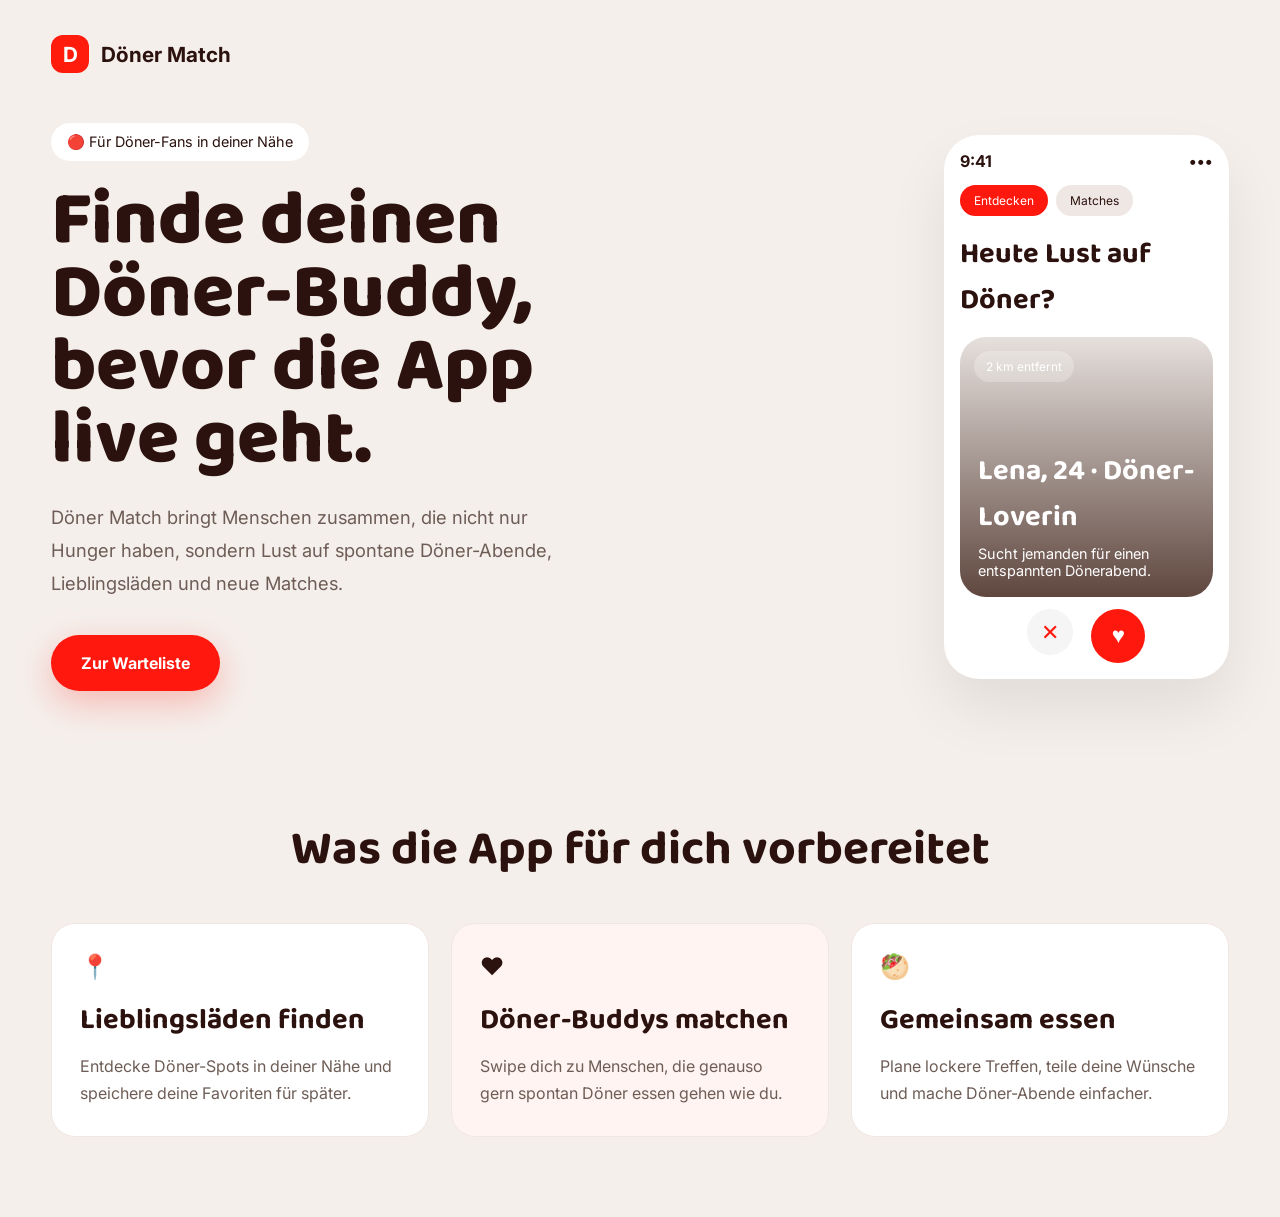
<file: index.html>
<!DOCTYPE html>
<html lang="de">
<head>
    <meta charset="UTF-8">
    <meta name="viewport" content="width=device-width, initial-scale=1.0">
    <title>Döner Match</title>
    <link rel="stylesheet" href="style.css">
</head>
<body>

<section class="hero">
    <div class="container">

        <header class="navbar">
            <div class="logo">
                <div class="logo-icon">D</div>
                <span>Döner Match</span>
            </div>
        </header>

        <div class="hero-content">

            <div class="hero-left">

                <div class="badge">
                    🔴 Für Döner-Fans in deiner Nähe
                </div>

                <h1>
                    Finde deinen Döner-Buddy,
                    bevor die App live geht.
                </h1>

                <p>
                    Döner Match bringt Menschen zusammen,
                    die nicht nur Hunger haben, sondern Lust auf spontane
                    Döner-Abende, Lieblingsläden und neue Matches.
                </p>

                <a href="#" class="cta-btn">
                    Zur Warteliste
                </a>

            </div>

            <div class="phone">

                <div class="phone-header">
                    <span>9:41</span>
                    <span>•••</span>
                </div>

                <div class="tabs">
                    <span class="active">Entdecken</span>
                    <span>Matches</span>
                </div>

                <h3>Heute Lust auf Döner?</h3>

                <div class="profile-card">

                    <div class="distance">
                        2 km entfernt
                    </div>

                    <div class="profile-content">
                        <h4>Lena, 24 · Döner-Loverin</h4>
                        <p>
                            Sucht jemanden für einen entspannten Dönerabend.
                        </p>
                    </div>

                </div>

                <div class="actions">
                    <button class="reject">✕</button>
                    <button class="like">♥</button>
                </div>

            </div>

        </div>

    </div>
</section>

<section class="features">

    <div class="container">

        <h2>Was die App für dich vorbereitet</h2>

        <div class="feature-grid">

            <div class="feature-card">
                <span class="icon">📍</span>
                <h3>Lieblingsläden finden</h3>
                <p>
                    Entdecke Döner-Spots in deiner Nähe und speichere deine
                    Favoriten für später.
                </p>
            </div>

            <div class="feature-card highlighted">
                <span class="icon">❤️</span>
                <h3>Döner-Buddys matchen</h3>
                <p>
                    Swipe dich zu Menschen, die genauso gern spontan Döner
                    essen gehen wie du.
                </p>
            </div>

            <div class="feature-card">
                <span class="icon">🥙</span>
                <h3>Gemeinsam essen</h3>
                <p>
                    Plane lockere Treffen, teile deine Wünsche und mache
                    Döner-Abende einfacher.
                </p>
            </div>

        </div>

    </div>

</section>

</body>
</html>
</file>
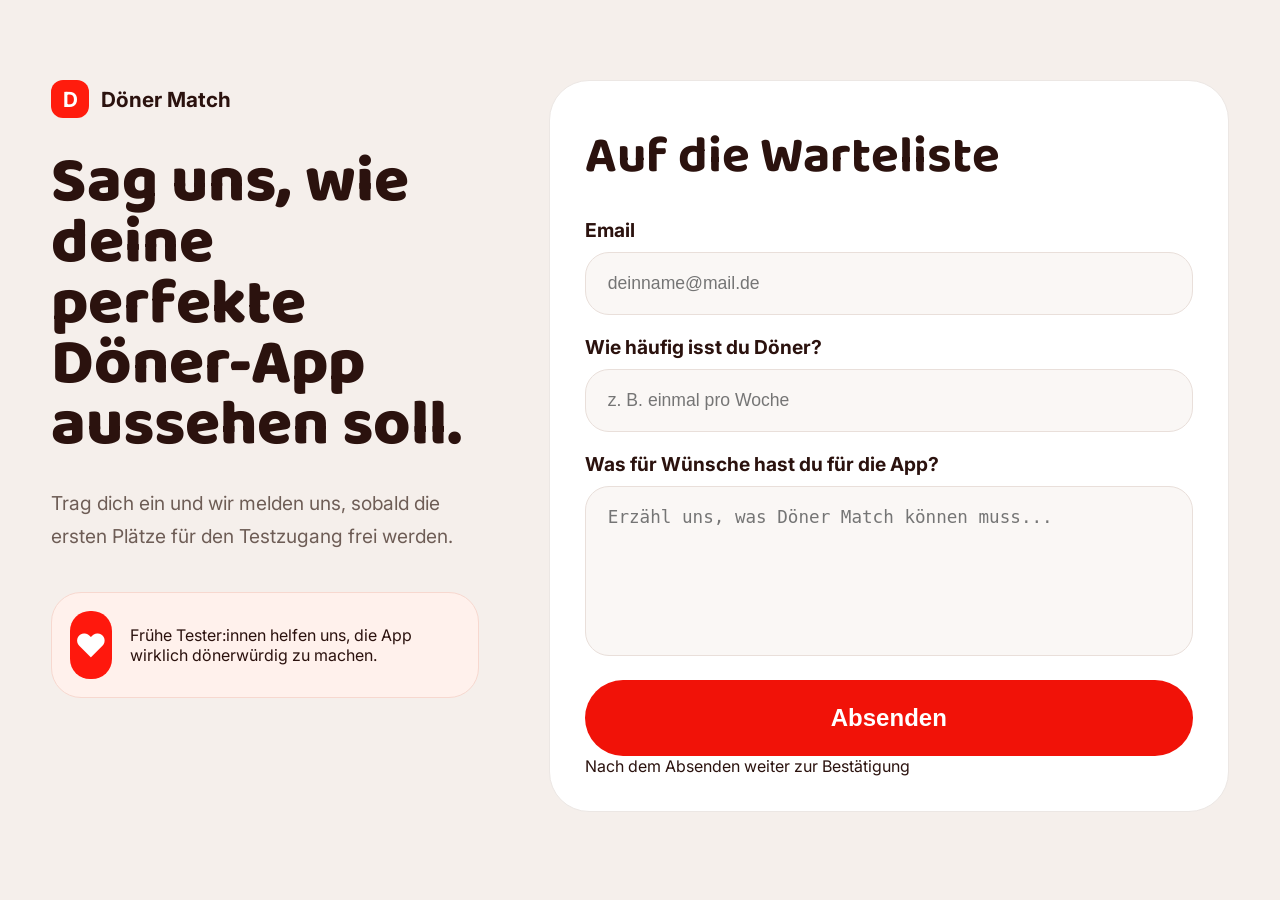
<file: form.html>
<!DOCTYPE html>
<html lang="de">
<head>
    <meta charset="UTF-8">
    <meta name="viewport" content="width=device-width, initial-scale=1.0">
    <title>Warteliste – Döner Match</title>
    <link rel="stylesheet" href="style.css">
</head>
<body>

<section class="waitlist-page">

    <div class="container">

        <div class="waitlist-layout">

            <!-- LEFT -->

            <div class="waitlist-content">

                <div class="logo">
                    <div class="logo-icon">D</div>
                    <span>Döner Match</span>
                </div>

                <h1>
                    Sag uns, wie deine perfekte
                    Döner-App aussehen soll.
                </h1>

                <p class="intro">
                    Trag dich ein und wir melden uns,
                    sobald die ersten Plätze für den
                    Testzugang frei werden.
                </p>

                <div class="info-box">

                    <div class="info-icon">
                        ♥
                    </div>

                    <div>
                        Frühe Tester:innen helfen uns,
                        die App wirklich dönerwürdig zu machen.
                    </div>

                </div>

            </div>

            <!-- RIGHT -->

            <div class="form-card">

                <h2>Auf die Warteliste</h2>

                <form>

                    <div class="field">
                        <label>Email</label>
                        <input
                            type="email"
                            placeholder="deinname@mail.de"
                        >
                    </div>

                    <div class="field">
                        <label>Wie häufig isst du Döner?</label>
                        <input
                            type="text"
                            placeholder="z. B. einmal pro Woche"
                        >
                    </div>

                    <div class="field">
                        <label>
                            Was für Wünsche hast du für die App?
                        </label>

                        <textarea
                            placeholder="Erzähl uns, was Döner Match können muss..."
                        ></textarea>
                    </div>

                    <button type="submit" class="submit-btn">
                        Absenden
                    </button>

                    <p class="note">
                        Nach dem Absenden weiter zur Bestätigung
                    </p>

                </form>

            </div>

        </div>

    </div>

</section>

</body>
</html>
</file>
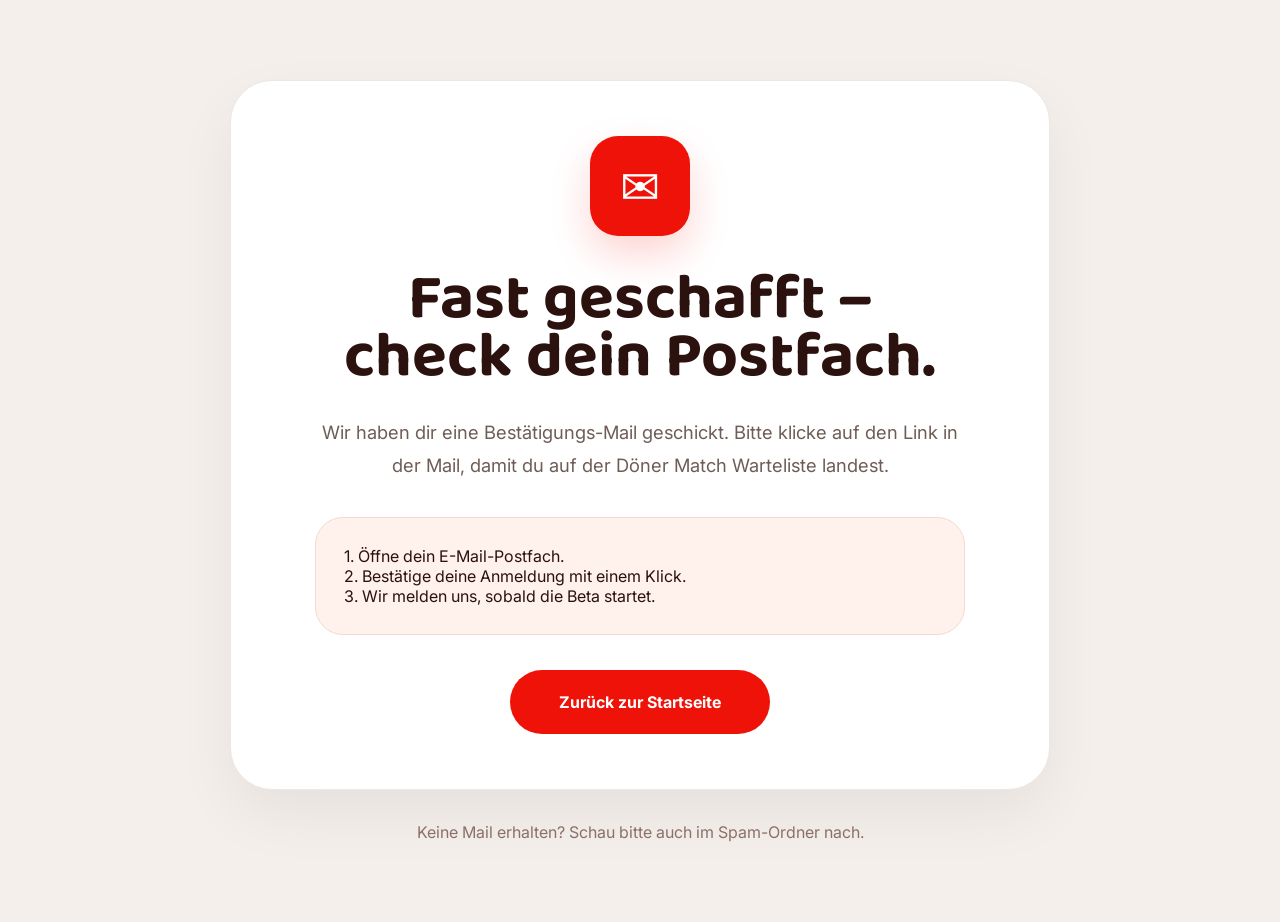
<file: success.html>
<!DOCTYPE html>
<html lang="de">
<head>
    <meta charset="UTF-8">
    <meta name="viewport" content="width=device-width, initial-scale=1.0">
    <title>Bestätigung – Döner Match</title>
    <link rel="stylesheet" href="style.css">
</head>
<body>

<section class="success-page">

    <div class="success-card">

        <div class="success-icon">
            ✉
        </div>

        <h1>
            Fast geschafft –
            <br>
            check dein Postfach.
        </h1>

        <p class="success-text">
            Wir haben dir eine Bestätigungs-Mail geschickt.
            Bitte klicke auf den Link in der Mail, damit du auf
            der Döner Match Warteliste landest.
        </p>

        <div class="steps-box">

            <div>1. Öffne dein E-Mail-Postfach.</div>
            <div>2. Bestätige deine Anmeldung mit einem Klick.</div>
            <div>3. Wir melden uns, sobald die Beta startet.</div>

        </div>

        <a href="/" class="back-btn">
            Zurück zur Startseite
        </a>

    </div>

    <p class="spam-note">
        Keine Mail erhalten? Schau bitte auch im Spam-Ordner nach.
    </p>

</section>

</body>
</html>
</file>
<file: style.css>
@import url('https://fonts.googleapis.com/css2?family=Baloo+2:wght@600;700;800&family=Inter:wght@400;500;600&display=swap');

/* =========================
   BASE
========================= */

* {
    margin: 0;
    padding: 0;
    box-sizing: border-box;
}

body {
    background: #f5efeb;
    color: #2b120e;
    font-family: 'Inter', sans-serif;
}

.container {
    width: min(1200px, 92%);
    margin: 0 auto;
}

/* =========================
   TYPO HELPERS
========================= */

h1, h2, h3, h4 {
    font-family: 'Baloo 2', cursive;
}

/* =========================
   HERO
========================= */

.hero {
    padding: 35px 0 80px;
}

.navbar {
    margin-bottom: 50px;
}

.logo {
    display: flex;
    align-items: center;
    gap: 12px;
    font-weight: 700;
    font-size: 1.3rem;
}

.logo-icon {
    width: 38px;
    height: 38px;
    background: #ff1c0d;
    color: white;
    border-radius: 12px;
    display: grid;
    place-items: center;
    font-weight: bold;
}

.hero-content {
    display: flex;
    justify-content: space-between;
    align-items: center;
    gap: 80px;
}

.hero-left {
    max-width: 620px;
}

.badge {
    display: inline-block;
    background: white;
    border-radius: 999px;
    padding: 10px 16px;
    margin-bottom: 24px;
    font-size: .9rem;
}

.hero-left h1 {
    font-size: clamp(3rem, 6vw, 5rem);
    line-height: 0.95;
    font-weight: 800;
    margin-bottom: 24px;
}

.hero-left p {
    max-width: 540px;
    line-height: 1.8;
    color: #6e5d56;
    font-size: 1.15rem;
    margin-bottom: 35px;
}

.cta-btn {
    display: inline-block;
    background: #ff180d;
    color: white;
    text-decoration: none;
    padding: 18px 30px;
    border-radius: 999px;
    font-weight: 700;
    box-shadow: 0 12px 35px rgba(255, 24, 13, .25);
}

/* =========================
   PHONE MOCKUP
========================= */

.phone {
    width: 285px;
    background: white;
    border-radius: 35px;
    padding: 16px;
    box-shadow: 0 30px 60px rgba(0,0,0,.08);
}

.phone-header {
    display: flex;
    justify-content: space-between;
    font-weight: 700;
    margin-bottom: 14px;
}

.tabs {
    display: flex;
    gap: 8px;
    margin-bottom: 15px;
}

.tabs span {
    padding: 8px 14px;
    border-radius: 999px;
    background: #efe7e3;
    font-size: .75rem;
}

.tabs .active {
    background: #ff180d;
    color: white;
}

.phone h3 {
    font-size: 1.8rem;
    margin-bottom: 14px;
}

.profile-card {
    height: 260px;
    border-radius: 26px;
    background: linear-gradient(to bottom, #e6e0dd, #5f473f);
    position: relative;
    overflow: hidden;
}

.distance {
    position: absolute;
    top: 14px;
    left: 14px;
    background: rgba(255,255,255,.25);
    color: white;
    font-size: .75rem;
    padding: 8px 12px;
    border-radius: 999px;
}

.profile-content {
    position: absolute;
    bottom: 18px;
    left: 18px;
    color: white;
}

.profile-content h4 {
    font-size: 1.8rem;
    margin-bottom: 5px;
}

.profile-content p {
    font-size: .9rem;
}

.actions {
    display: flex;
    justify-content: center;
    gap: 18px;
    margin-top: 12px;
}

.actions button {
    border: none;
    cursor: pointer;
    border-radius: 50%;
}

.reject {
    width: 46px;
    height: 46px;
    background: #f5f5f5;
    color: #ff180d;
    font-size: 1.4rem;
}

.like {
    width: 54px;
    height: 54px;
    background: #ff180d;
    color: white;
    font-size: 1.4rem;
}

/* =========================
   FEATURES
========================= */

.features {
    padding: 40px 0 80px;
}

.features h2 {
    text-align: center;
    font-size: 3rem;
    margin-bottom: 35px;
}

.feature-grid {
    display: grid;
    grid-template-columns: repeat(3, 1fr);
    gap: 22px;
}

.feature-card {
    background: white;
    padding: 28px;
    border-radius: 24px;
    border: 1px solid #f0e6e2;
}

.feature-card.highlighted {
    background: #fff4f1;
}

.icon {
    font-size: 1.5rem;
}

.feature-card h3 {
    margin: 16px 0 10px;
    font-size: 1.8rem;
}

.feature-card p {
    color: #6e5d56;
    line-height: 1.7;
}

/* =========================
   WAITLIST PAGE
========================= */

.waitlist-page {
    min-height: 100vh;
    padding: 80px 0;
}

.waitlist-layout {
    display: grid;
    grid-template-columns: 1fr 680px;
    gap: 70px;
    align-items: start;
}

.waitlist-content h1 {
    font-size: clamp(3rem, 5vw, 5.2rem);
    line-height: 0.95;
    font-weight: 800;
    margin-top: 35px;
    margin-bottom: 30px;
    max-width: 650px;
}

.intro {
    font-size: 1.2rem;
    line-height: 1.7;
    color: #6e5d56;
    max-width: 620px;
    margin-bottom: 40px;
}

.info-box {
    display: flex;
    align-items: center;
    gap: 18px;
    padding: 18px;
    max-width: 700px;
    border-radius: 30px;
    background: #fff1ec;
    border: 1px solid #f7d8cf;
}

.info-icon {
    width: 68px;
    height: 68px;
    border-radius: 20px;
    background: #ff180d;
    color: white;
    font-size: 2rem;
    display: flex;
    align-items: center;
    justify-content: center;
}

/* FORM */

.form-card {
    background: white;
    border-radius: 40px;
    padding: 35px;
    border: 1px solid #ece7e4;
}

.form-card h2 {
    font-size: 3.2rem;
    margin-bottom: 20px;
}

.field {
    margin-bottom: 20px;
}

.field label {
    display: block;
    margin-bottom: 10px;
    font-weight: 700;
    font-size: 1.2rem;
}

.field input,
.field textarea {
    width: 100%;
    border: 1px solid #e9dfda;
    border-radius: 24px;
    padding: 20px 22px;
    background: #faf7f5;
    font-size: 1.1rem;
    color: #2b120e;
}

.field textarea {
    height: 170px;
    resize: none;
}

.submit-btn {
    width: 100%;
    border: none;
    cursor: pointer;
    border-radius: 999px;
    padding: 24px;
    background: #f11208;
    color: white;
    font-size: 1.5rem;
    font-weight: 700;
}

/* =========================
   SUCCESS PAGE (FIXED)
========================= */

.success-page {
    min-height: 100vh;
    padding: 80px 20px;

    display: flex;
    flex-direction: column;
    align-items: center;
    justify-content: center;
}

.success-card {
    width: 100%;
    max-width: 820px;

    background: white;
    border-radius: 42px;
    padding: 55px 45px;

    text-align: center;

    border: 1px solid #ece7e4;
    box-shadow: 0 25px 60px rgba(0,0,0,0.06);
}

.success-icon {
    width: 100px;
    height: 100px;
    margin: 0 auto 35px;
    background: #ef1208;
    color: white;
    border-radius: 28px;
    display: flex;
    align-items: center;
    justify-content: center;
    font-size: 3rem;
    box-shadow: 0 18px 40px rgba(239, 18, 8, 0.18);
}

.success-card h1 {
    font-size: clamp(3rem, 5vw, 5rem);
    line-height: 0.9;
    margin-bottom: 30px;
}

.success-text {
    max-width: 650px;
    margin: 0 auto 35px;
    font-size: 1.15rem;
    line-height: 1.8;
    color: #6e5d56;
}

.steps-box {
    max-width: 650px;
    margin: 0 auto 35px;
    background: #fff1ec;
    border: 1px solid #f6d8cf;
    border-radius: 28px;
    padding: 28px;
    text-align: left;
}

.back-btn {
    display: inline-flex;
    align-items: center;
    justify-content: center;
    min-width: 260px;
    height: 64px;
    background: #ef1208;
    color: white;
    text-decoration: none;
    border-radius: 999px;
    font-weight: 700;
}

.spam-note {
    margin-top: 32px;
    color: #8b7068;
    text-align: center;
}

/* =========================
   RESPONSIVE
========================= */

@media (max-width: 1100px) {
    .waitlist-layout {
        grid-template-columns: 1fr;
    }

    .hero-content {
        flex-direction: column;
    }

    .feature-grid {
        grid-template-columns: 1fr;
    }
}
</file>
